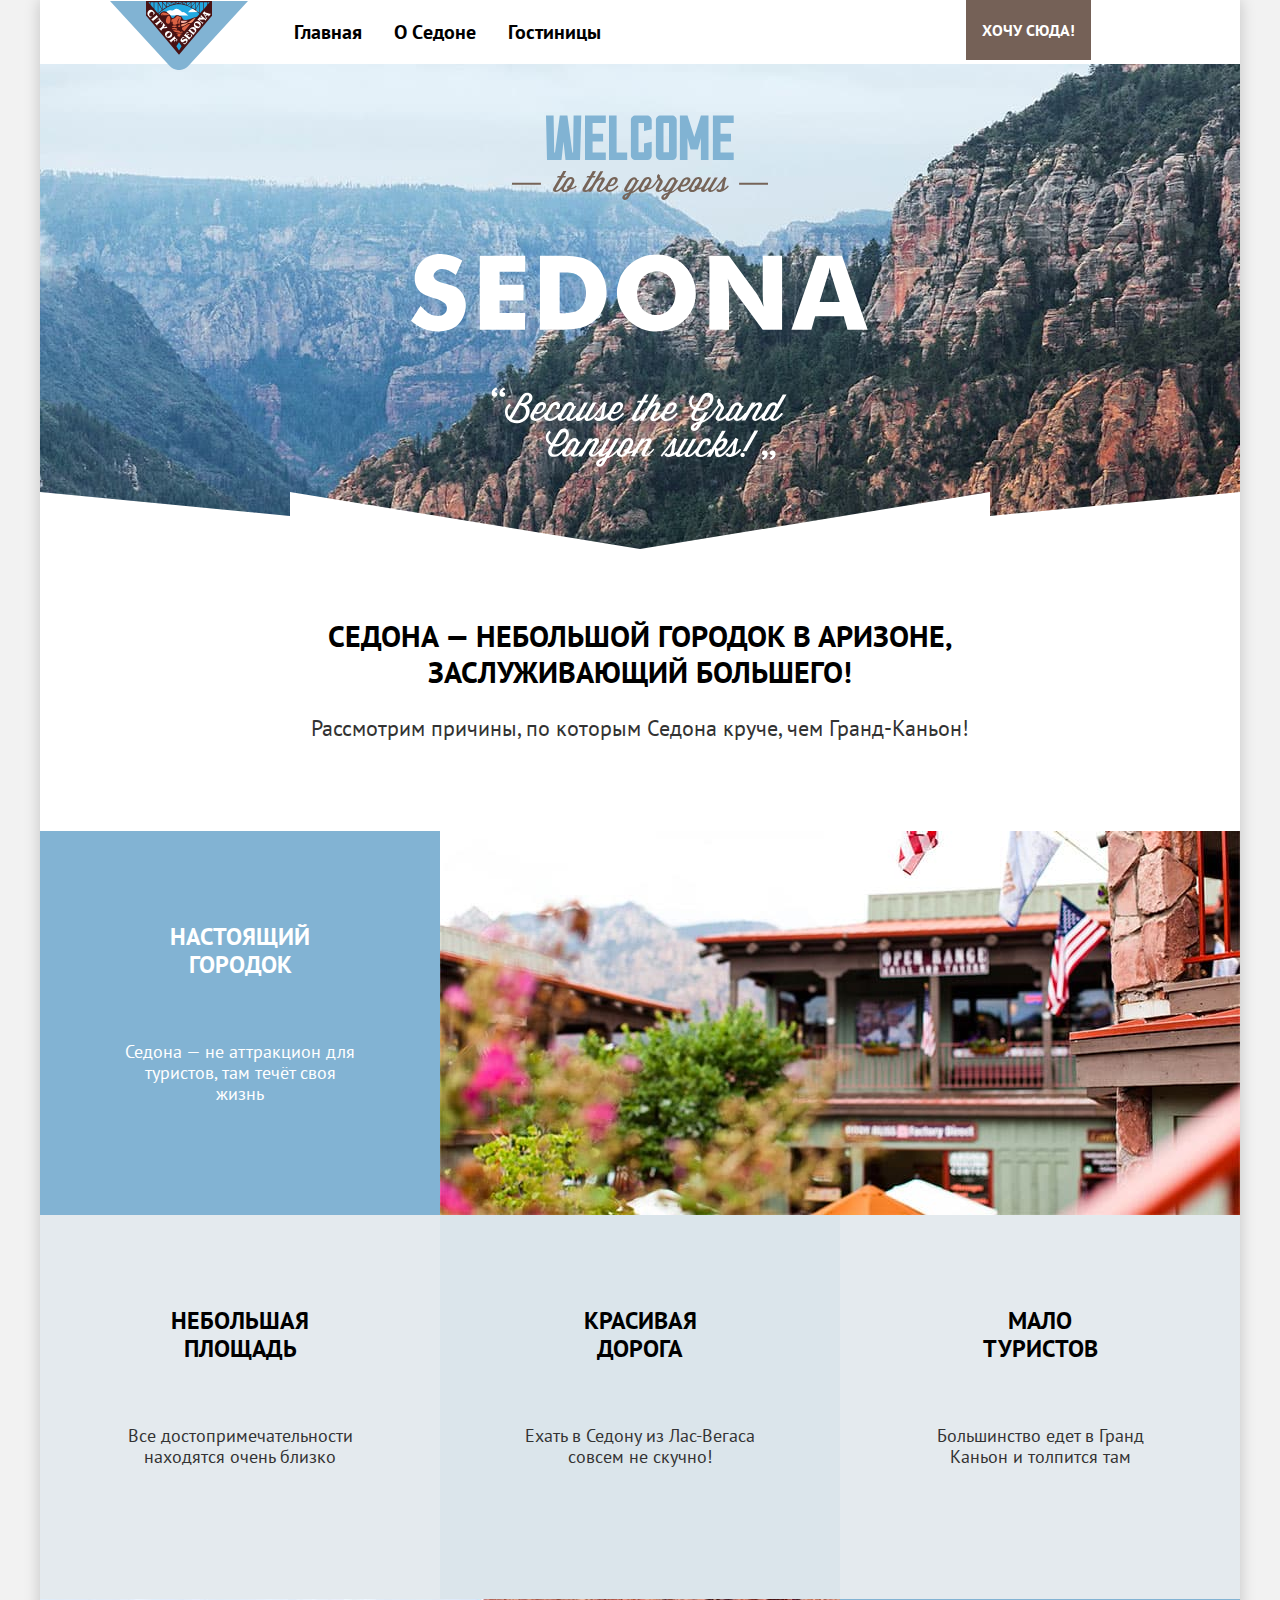
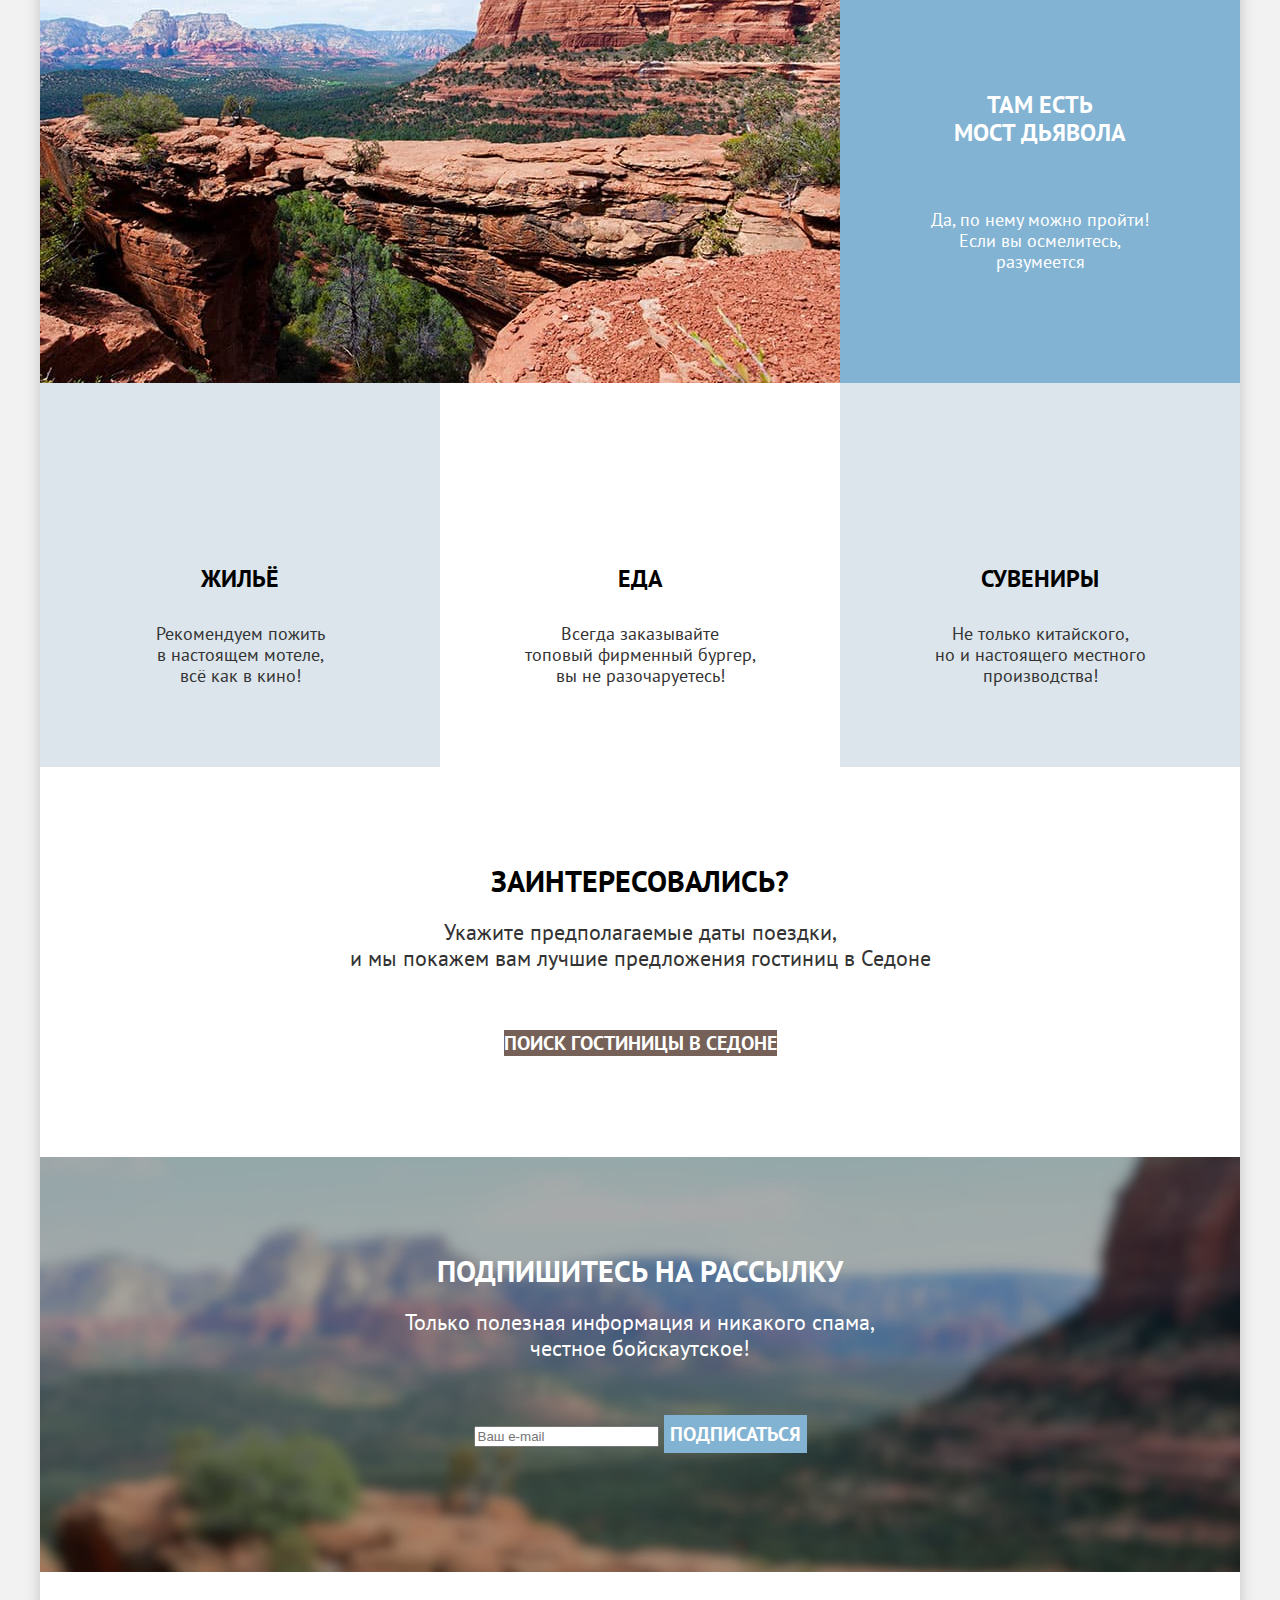
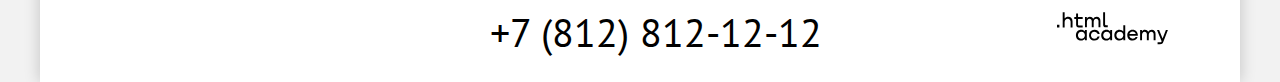
<file: index.html>
<!DOCTYPE html>
<html lang="ru">
  <head>
    <meta charset="UTF-8">
    <meta http-equiv="X-UA-Compatible" content="IE=edge">
    <meta name="viewport" content="width=device-width, initial-scale=1.0">
    <title>Седона</title>
    <link rel="stylesheet" href="styles/style.css">
  </head>
  <body>
    <div class="container">
      <header class="page-header">
        <a class="navigation-logo">
          <img class="page-header-logo" src="images/logo.svg" width="140" height="70"
            alt="Логотип сайта города Седона.">
        </a>
        <nav class="navigation">
          <ul class="navigation-list">
            <li class="navigation-item">
              <a class="navigation-link navigation-link-current" href="#">Главная</a>
            </li>
            <li class="navigation-item">
              <a class="navigation-link" href="#">О cедоне</a>
            </li>
            <li class="navigation-item">
              <a class="navigation-link" href="catalog.html">Гостиницы</a>
            </li>
          </ul>
          <ul class="navigation-list navigation-user">
            <li class="navigation-item">
              <a class="navigation-link" href="#">
                <span class="visually-hidden">
                  Поиск
                </span>
              </a>
            </li>
            <li class="navigation-item">
              <a class="navigation-link" href="#">
                <span class="visually-hidden">
                  Избранное
                </span>
              </a>
            </li>
            <li class="navigation-item">
              <a class="navigation-link button" href="#">Хочу сюда!</a>
            </li>
          </ul>
        </nav>
      </header>

      <main class="main-container main-index">
        <h1 class="visually-hidden">Городок Седона</h1>

        <section class="welcome">
          <h2 class="visually-hidden">Добро пожаловать в великолепную Седону!</h2>
          <img class="welcome-logo" src="images/welcome-title.svg" width="458" height="352"
            alt="Welcome to the gorgeous Sedona because the grand canyon lucks!.">
          <img class="welcome-divider" src="images/welcome-divider.svg" width="1200" height="57"
            alt="Декоративный разделитель фоновой картинки.">
        </section>

        <section class="description">
          <h2 class="visually-hidden">Описание</h2>
          <p class="description-statement">Седона — небольшой городок в Аризоне,<br> заслуживающий большего!</p>
          <p class="description-reasons">Рассмотрим причины, по которым Седона круче, чем Гранд-Каньон!</p>
        </section>

        <section class="advantages">
          <h2 class="visually-hidden">Преимущества</h2>
          <ul class="advantages-list">
            <li class="advantages-item advantages-item-white-text">
              <div class="advantages-item-block">
                <h3 class="advantages-title">Настоящий<br> городок</h3>
                <p class="advantages-description">Седона — не аттракцион для<br> туристов, там течёт своя<br> жизнь</p>
              </div>
              <img class="img-sedona" src="images/sedona-view.jpg" width="800" height="384"
                alt="Красивые виды городка Седона.">
            </li>
            <li class="advantages-item">
              <div class="advantages-item-block advantages-item-attraction">
                <h3 class="advantages-title">Небольшая<br> площадь</h3>
                <p class="advantages-description">Все достопримечательности<br> находятся очень близко</p>
              </div>
            </li>
            <li class="advantages-item">
              <div class="advantages-item-block advantages-item-road">
                <h3 class="advantages-title">Красивая<br> дорога</h3>
                <p class="advantages-description">Ехать в Седону из Лас-Вегаса<br> совсем не скучно!</p>
              </div>
            </li>
            <li class="advantages-item">
              <div class="advantages-item-block advantages-item-tourists">
                <h3 class="advantages-title">Мало<br> туристов</h3>
                <p class="advantages-description">Большинство едет в Гранд<br> Каньон и толпится там</p>
              </div>
            </li>
            <li class="advantages-item advantages-item-white-text">
              <img class="img-bridge" src="images/devil-bridge.jpg" width="800" height="384"
                alt="Фото панорамы «Моста дьявола»">
              <div class="advantages-item-block">
                <h3 class="advantages-title">Там есть<br> мост дьявола</h3>
                <p class="advantages-description">Да, по нему можно пройти!<br> Если вы осмелитесь,<br> разумеется</p>
              </div>
            </li>
          </ul>
          <ul class="advantages-list">
            <li class="advantages-item">
              <div class="advantages-item-block advantages-item-housing">
                <h3 class="advantages-title">Жильё</h3>
                <p class="advantages-description">Рекомендуем пожить<br> в настоящем мотеле,<br> всё как в кино!</p>
              </div>
            </li>
            <li class="advantages-item">
              <div class="advantages-item-block advantages-item-food">
                <h3 class="advantages-title">Еда</h3>
                <p class="advantages-description">Всегда заказывайте<br> топовый фирменный бургер,<br> вы не разочаруетесь!</p>
              </div>
            </li>
            <li class="advantages-item">
              <div class="advantages-item-block advantages-item-souvenirs">
                <h3 class="advantages-title">Сувениры</h3>
                <p class="advantages-description">Не только китайского,<br> но и настоящего местного<br> производства!</p>
              </div>
            </li>
          </ul>
        </section>

        <section class="suggestions">
          <h2 class="visually-hidden">Предложения гостиниц</h2>
          <p class="suggestions-statement">Заинтересовались?</p>
          <p class="suggestions-description">Укажите предполагаемые даты поездки,<br> и мы покажем вам лучшие
            предложения гостиниц в Седоне</p>
          <a class="button button-suggestions" href="catalog.html">ПОИСК ГОСТИНИЦЫ В седоне</a>
        </section>

        <section class="main-subscribe">
          <h2 class="subscribe-title">Подпишитесь на рассылку</h2>
          <p class="subscribe-description">Только полезная информация и никакого спама,<br> честное бойскаутское!</p>
          <form class="subscribe-form" action="https://echo.htmlacademy.ru/" method="post">
            <label class="visually-hidden" for="subscribe-email">Email</label>
            <input class="subscribe-form-field" type="email" placeholder="Ваш e-mail" name="email" id="subscribe-email"
              required>
            <button class="button subscribe-form-button" type="submit">Подписаться</button>
          </form>
        </section>
      </main>

      <footer class="page-footer">
        <div class="footer-social">
          <ul class="footer-social-list">
            <li class="footer-social-item">
              <a class="footer-social-button" href="https://vk.com/htmlacademy">
                <span class="visually-hidden">Вконтакте</span>
              </a>
            </li>
            <li class="footer-social-item">
              <a class="footer-social-button" href="https://vk.com/htmlacademy">
                <span class="visually-hidden">Телеграм</span>
              </a>
            </li>
            <li class="footer-social-item">
              <a class="footer-social-button" href="https://www.youtube.com/user/htmlacademyru">
                <span class="visually-hidden">Youtube</span>
              </a>
            </li>
          </ul>
        </div>
        <div class="footer-contacts">
          <a href="tel:88128121212" class="footer-contacts-phone">+7 (812) 812-12-12</a>
        </div>
        <div class="footer-htmlacademy">
          <a href="https://htmlacademy.ru/" class="footer-htmlacademy-link">
            <img src="images/logo-htmlacademy.svg" width="115" height="33" alt="Логотип HTMLAcademy">
          </a>
        </div>
      </footer>
    </div>
  </body>
</html>
</file>
<file: styles/style.css>
@font-face {
  font-family: "PT Sans";
  font-style: normal;
  font-weight: 400;
  src: url("../fonts/ptsans-400.woff2") format("woff2");
  font-display: swap;
}

@font-face {
  font-family: "PT Sans";
  font-style: normal;
  font-weight: 700;
  src: url("../fonts/ptsans-700.woff2") format("woff2");
  font-display: swap;
}

*,
*::before,
*::after {
  box-sizing: border-box;
}

html {
  height: 100%;
}

body {
  height: 100%;
  margin: 0;
  font-family: "PT Sans", sans-serif;
  font-size: 18px;
  line-height: 21px;
  color: #000000;
  background-color: #F2F2F2;
}

img {
  max-width: 100%;
  object-fit: contain;
}

.visually-hidden {
  position: absolute;
  width: 1px;
  height: 1px;
  margin: -1px;
  padding: 0;
  border: 0;
  clip: rect(0 0 0 0);
  overflow: hidden;
}

.container {
  width: 1200px;
  min-height: 100%;
  margin: 0 auto;
  display: flex;
  flex-direction: column;
  box-shadow: 0 0 15px rgba(0, 0, 0, 0.2);
}

.main-container {
  flex-grow: 1;
}

/* Хедер и навигация */
.page-header {
  display: flex;
  background-color: #ffffff;
  padding-left: 70px;
  padding-right: 70px;
}

.navigation-logo {
  position: relative;
  display: block;
  width: 138px;
  margin-right: 30px;
}

.page-header-logo {
  position: absolute;
  z-index: 2;
}

.navigation {
  display: flex;
  flex-grow: 1;
}

.navigation-list {
  display: flex;
  flex-wrap: wrap;
  width: 465px;
  margin: 0;
  padding: 0;
  list-style-type: none;
}

.navigation-link {
  display: block;
  padding: 20px 16px;
  font-size: 20px;
  line-height: 24px;
  font-weight: 700;
  color: #000000;
  text-align: center;
  text-decoration: none;
  text-transform: capitalize;
}

.navigation-user {
  width: 268px;
  margin-left: auto;
}

.navigation-user .navigation-link {
  min-width: 20px;
  min-height: 20px;
}

/* Кнопки */
.button {
  font-family: inherit;
  color: #ffffff;
  font-weight: 700;
  font-size: 16px;
  line-height: 20px;
  text-align: center;
  text-transform: uppercase;
  text-decoration: none;
  background-color: #756157;
  border: none;
}

.button-suggestions,
.subscribe-form-button,
.pagination .button {
  font-size: 20px;
  line-height: 36px;
}

.subscribe-form-button,
.apply-button,
.button-to-favorites {
  background-color: #82B3D3;
}

.button-favorite {
  background-color: #7DB54F;
}

.reset-button {
  background: none;
}

.button-rating {
  color: #333333;
  font-size: 16px;
  line-height: 20px;
  text-align: center;
  text-transform: uppercase;
  text-decoration: none;
  background-color: #F2F2F2;
}

/* Hero блок */
.welcome {
  position: relative;
  min-height: 485px;
  background-image: url("../images/index-background.jpg");
  background-color: #000000;
  background-size: 100% auto;
  background-repeat: no-repeat;
  text-align: center;
  padding-top: 51px;
}

.welcome-divider {
  display: block;
  position: absolute;
  bottom: 0;
}

/* Блок описания */
.description {
  text-align: center;
  background-color: #ffffff;
  padding-top: 69px;
  padding-bottom: 90px;
}

.description .description-statement {
  margin-top: 0;
  margin-bottom: 25px;
  font-weight: 700;
  font-size: 30px;
  line-height: 36px;
  text-transform: uppercase;
}

.description .description-reasons {
  margin: 0;
  font-weight: 400;
  font-size: 22px;
  line-height: 26px;
  color: #333333;
}

/* Блок преимуществ */
.advantages-list {
  margin: 0;
  padding: 0;
  display: flex;
  justify-content: space-between;
  flex-wrap: wrap;
  list-style-type: none;
}

.advantages-item-block {
  padding-top: 92px;
  padding-bottom: 81px;
  width: 400px;
  min-height: 384px;
  background-color: #82B3D3;
  text-align: center;
}

.advantages-title {
  margin-top: 0;
  margin-bottom: 62px;
  font-weight: 700;
  font-size: 24px;
  line-height: 28px;
  text-transform: uppercase;
}

.advantages-description {
  margin: 0;
  font-weight: 400;
  font-size: 18px;
  line-height: 21px;
  color: #333333;
}

.advantages-item:first-child,
.advantages-item:last-child {
  display: flex;
}

.advantages-item-white-text .advantages-description,
.advantages-item-white-text .advantages-title {
  color: white;
}

.advantages-item-attraction ,
.advantages-item-tourists {
  background-color: rgba(131, 179, 211, 0.12);
}

.advantages-item-road,
.advantages-item-housing,
.advantages-item-souvenirs {
  background-color: rgba(131, 179, 211, 0.2);
}

.advantages-item-food {
  background-color: #ffffff;
}

.advantages-list:last-child .advantages-item-block{
  padding-top: 182px;
}

.advantages-list:last-child .advantages-title {
  margin-bottom: 30px;
}

/* Блок предложения */
.suggestions {
  padding-top: 96px;
  padding-bottom: 96px;
  background-color: white;
  text-align: center;
}

.suggestions-statement {
  margin-top: 0;
  margin-bottom: 20px;
  font-weight: 700;
  font-size: 30px;
  line-height: 36px;
  text-transform: uppercase;
}

.suggestions-description {
  margin: 0;
  margin-bottom: 54px;
  font-size: 22px;
  line-height: 26px;
  color: #333333;
}

/* Блок подписки */
.main-subscribe {
  padding-top: 96px;
  padding-bottom: 104px;
  min-height: 415px;
  background-image: url("../images/subscribe-background.jpg");
  background-color: #000000;
  background-size: 100% auto;
  background-repeat: no-repeat;
  color: #ffffff;
  text-align: center;
}

.subscribe-title {
  margin-top: 0;
  margin-bottom: 20px;
  font-weight: 700;
  font-size: 30px;
  line-height: 36px;
  text-transform: uppercase;
}

.subscribe-description {
  margin: 0;
  margin-bottom: 54px;
  font-weight: 400;
  font-size: 22px;
  line-height: 26px;
}

.inner-subscribe {
  background-image: none;
  background-color: white;
  color: #000000;
}

/* Блок хедера в основном содержимом страницы каталога */
.background-for-catalog {
  padding-top: 35px;
  min-height: 412px;
  background-image: url("../images/catalog-background.jpg");
  background-color: #000000;
  background-size: 100% auto;
  background-repeat: no-repeat;
  padding-left: 70px;
  padding-right: 70px;
}

.inner-header {
  margin-bottom: 40px;
  color: #ffffff;
}

.inner-header .inner-header-title {
  margin-top: 0;
  margin-bottom: 8px;
  font-weight: 700;
  font-size: 60px;
  line-height: 78px;
}

.breadcrumbs {
  display: flex;
  flex-wrap: wrap;
  margin: 0;
  padding: 0;
  list-style-type: none;
}

.breadcrumbs-link {
  margin-right: 28px;
  color: #ffffff;
  text-decoration: none;
  text-align: center;
  font-weight: 400;
  font-size: 16px;
  line-height: 21px;
}

.breadcrumbs-link-home {
  display: block;
  min-width: 13px;
  min-height: 15px;
}

.catalog-filter {
  display: flex;
  color: #ffffff;
}

.catalog-filter .catalog-filter-title {
  font-weight: 700;
  font-size: 20px;
  line-height: 24px;
  text-transform: capitalize;
}

.catalog-filter-item .control {
  font-weight: 400;
  font-size: 18px;
  line-height: 23px;
}

/* Поле сортировки и вида товаров */

.sorting-container {
  display: flex;
  margin-bottom: 40px;
}

.sorting-found-title {
  margin-top: 0;
  margin-bottom: 0;
  font-weight: 700;
  font-size: 30px;
  line-height: 36px;
  text-transform: uppercase;
}

.sorting-container .button {
  width: 48px;
  height: 48px;
}

.hotels-found-list {
  padding: 50px 70px 60px;
  background-color: #ffffff;
}

.select-controls {
  font-weight: 400;
  font-size: 18px;
  line-height: 21px;
  color: #333333;
}

/* Блок карточки товара */
.product-list {
  display: grid;
  grid-template-columns: repeat(3, 340px);
  gap: 20px;
  margin: 0;
  padding: 0;
  list-style-type: none;
  margin-bottom: 120px;
}

.product-card {
  display: grid;
  grid-template-columns: repeat(2, 140px);
  gap: 16px 20px;
  padding: 20px;
  border: 1px solid #E6E6E6;
  border-radius: 4px;
}

.product-card-link {
  display: grid;
  row-gap: 16px;
  grid-column: 1 / -1;
  color: #000000;
  text-decoration: none;
}

.product-card-title {
  margin: 0;
  font-weight: 700;
  font-size: 24px;
  line-height: 28px;
}

.hotel-card-name,
.hotel-card-price {
  font-size: 18px;
  line-height: 21px;
  color: #333333;
}

.hotel-card-price {
  text-align: right;
}

/* Пагинация */
.pagination {
  display: flex;
  margin: 0;
  padding: 0;
  list-style-type: none;
}

.pagination-item:not(:last-child) {
  margin-right: 8px;
}

.pagination-link {
  color: #ffffff;
  font-weight: 700;
  font-size: 20px;
  line-height: 36px;
  padding: 12px 0;
  display: block;
  width: 60px;
  height: 60px;
  text-align: center;
  background-color: #82B3D3;
  text-decoration: none;
}

.pagination-clear {
  color: #000000;
  background-color: transparent;
}

.pagination-link.button {
  background-color: #82B3D3;
}

.pagination .pagination-current {
  color: #000000;
  background-color: #F2F2F2;
}

/* footer */
.page-footer {
  display: flex;
  background-color: #ffffff;
  padding: 40px 70px 30px;
}

.footer-social {
  width: 144px;
  margin-right: 42px;
}

.footer-social-list {
  display: flex;
  flex-wrap: wrap;
  margin: 0;
  padding: 0;
  list-style-type: none;
}

.footer-social-item {
  width: 48px;
  height: 40px;
}

.footer-contacts {
  width: 720px;
  text-align: center;
}

.footer-contacts-phone {
  color: #000000;
  font-weight: 400;
  font-size: 40px;
  line-height: 40px;
  text-align: center;
  text-transform: uppercase;
  text-decoration: none;
}

.footer-htmlacademy {
  width: 115px;
  margin-left: auto;
}
</file>
